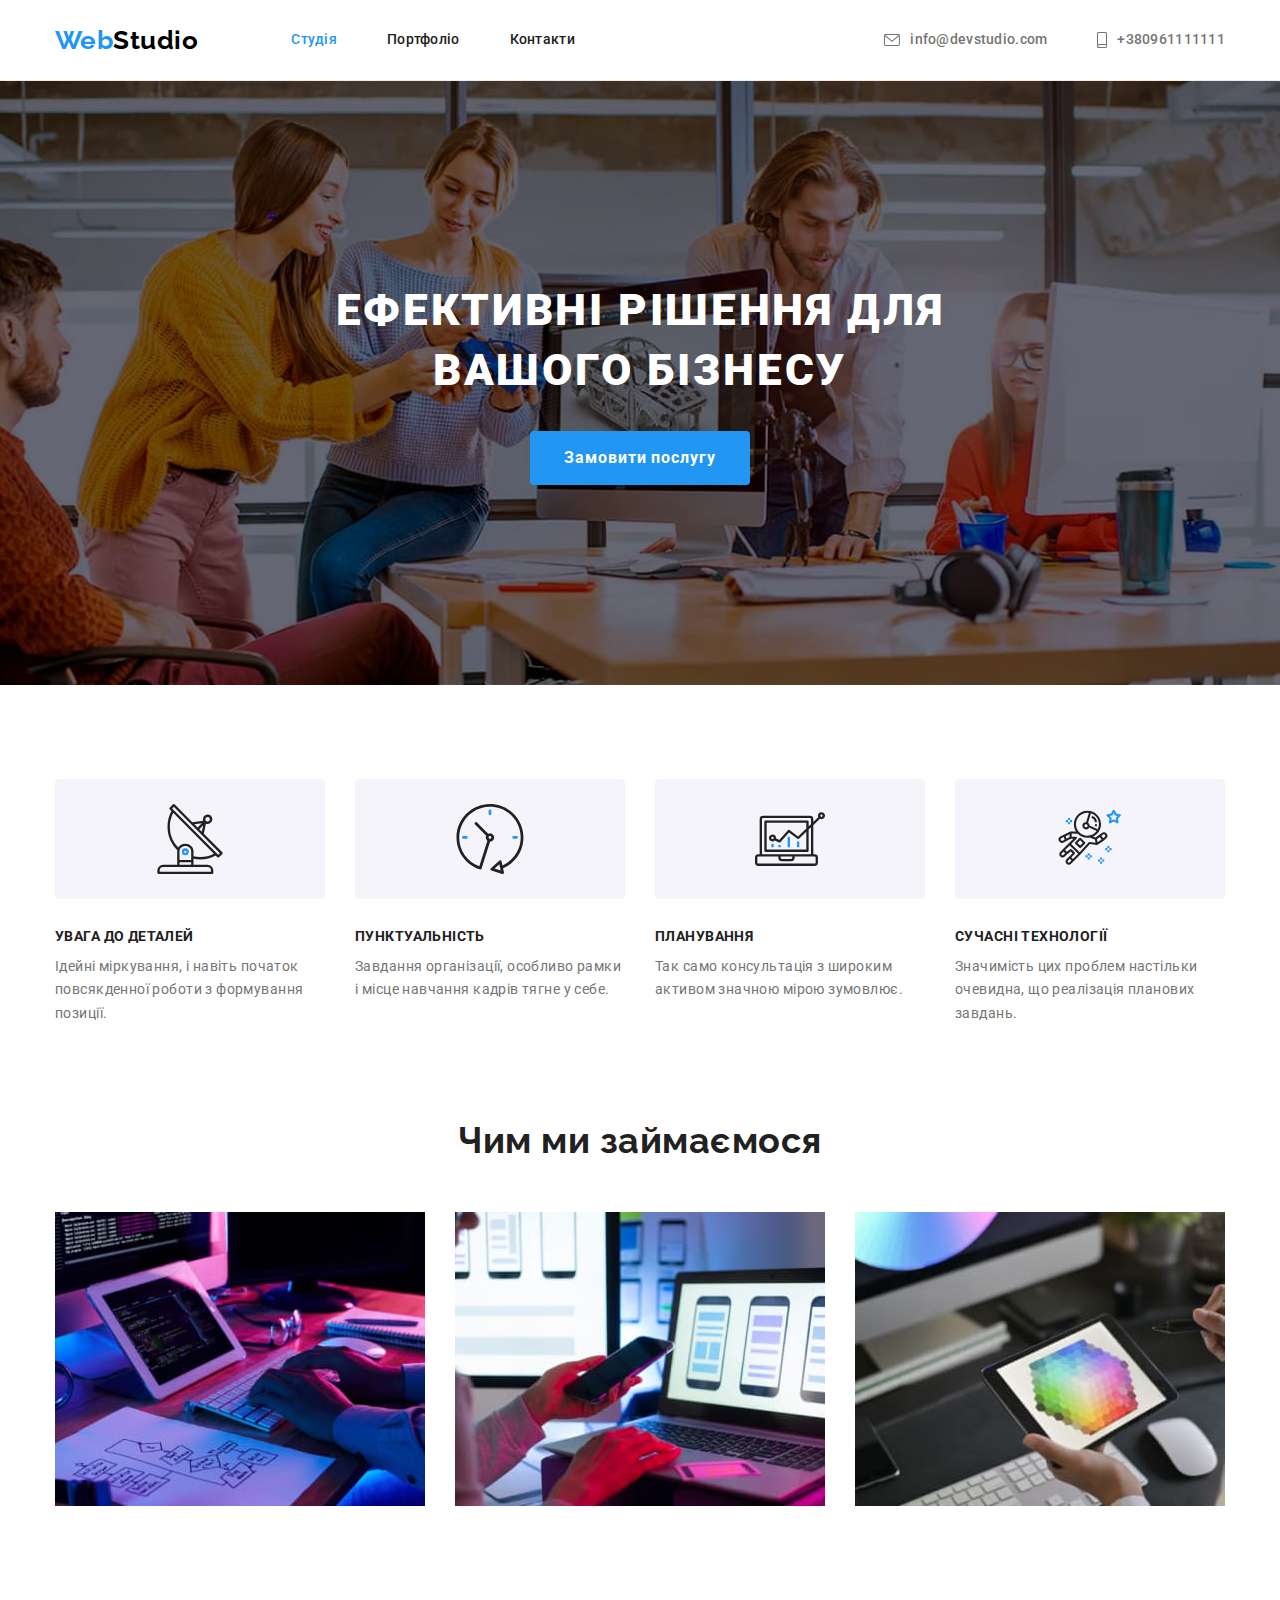
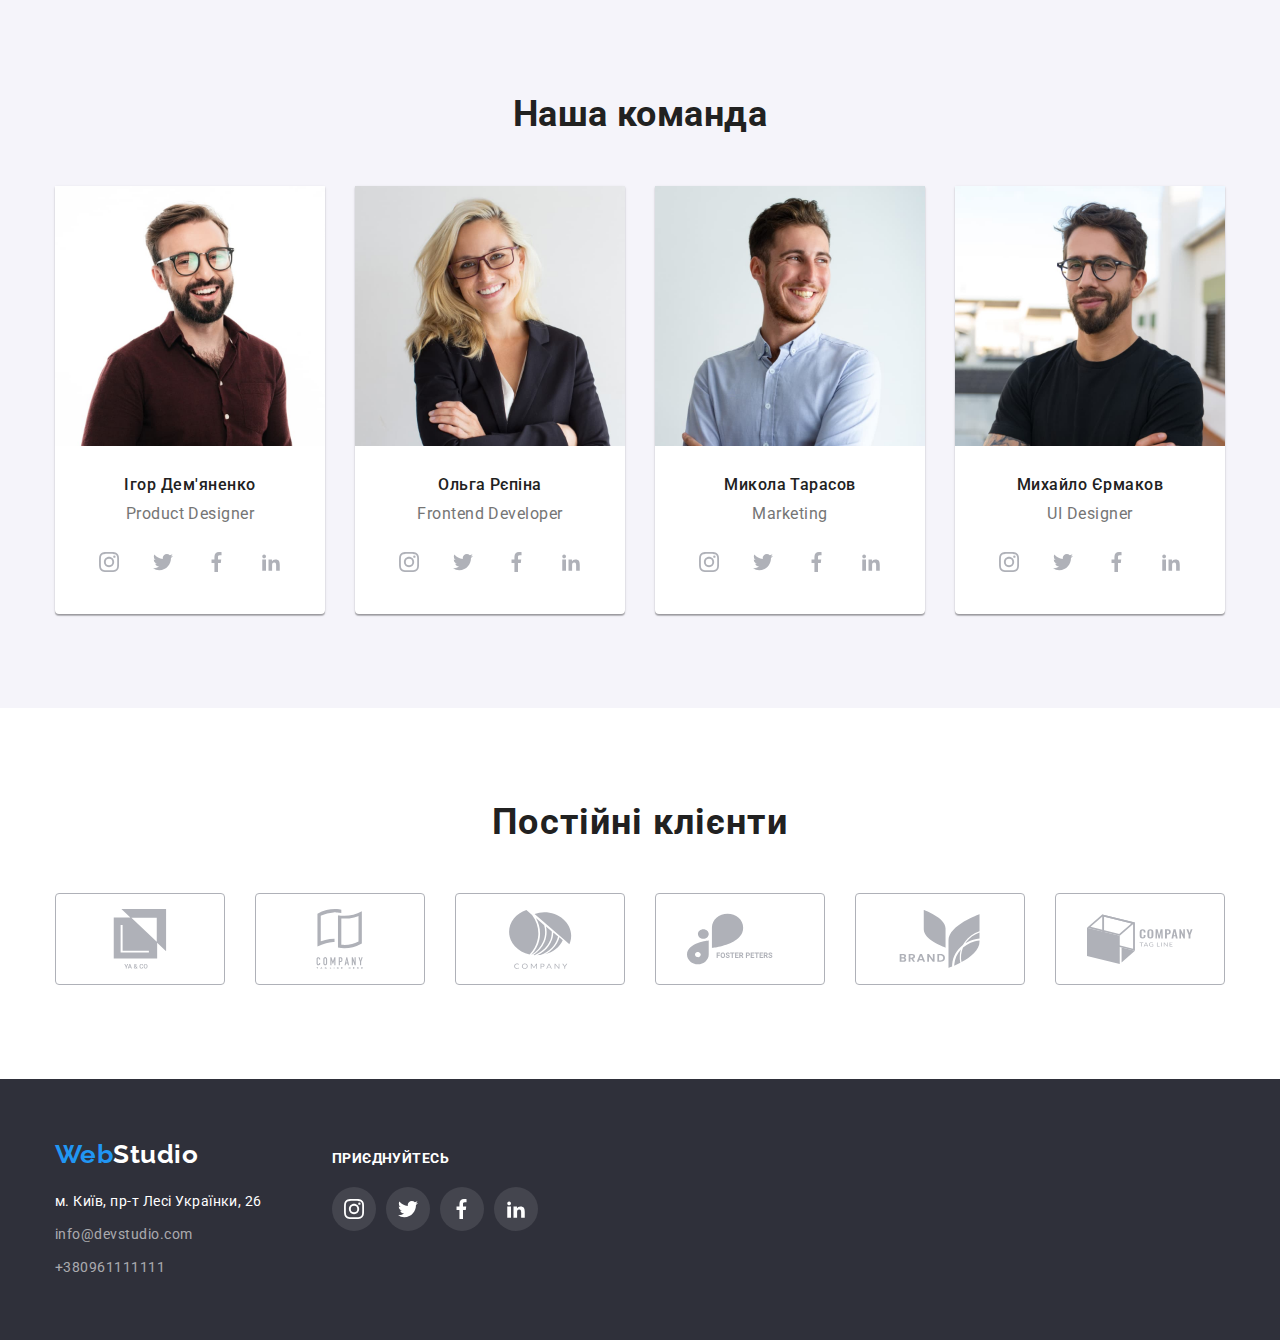
<file: index.html>
<!DOCTYPE html>
<html lang="uk">

<head>
    <meta charset="UTF-8">
    <meta http-equiv="X-UA-Compatible" content="IE=edge">
    <meta name="viewport" content="width=device-width, initial-scale=1.0">
    <title>WebStudio</title>
    <link rel="preconnect" href="https://fonts.googleapis.com">
    <link rel="preconnect" href="https://fonts.gstatic.com" crossorigin>
    <link 
    href="https://fonts.googleapis.com/css2?family=Montserrat:wght@100;400;700&amp;family=Raleway:wght@700&amp;family=Roboto:wght@400;500;700;900&amp;display=swap"
        rel="stylesheet">
    <link rel="stylesheet" href="https://cdnjs.cloudflare.com/ajax/libs/modern-normalize/1.1.0/modern-normalize.min.css" />
    <link rel="stylesheet" href="./css/styles.css" />
</head>

<body>
    <header class="header">
        <div class="conteiner header-conteiner">
            <a href="./index.html" class="header-logo link">Web<span class="word">Studio</span></a>
            <nav class="header-nav">
                <ul class="header-list list">
                    <li class="header-item">
                        <a href="" class="header-link link"><span class="studia-title">Студія</span></a>
                    </li>
                    <li class="header-item">
                        <a href="./portfolio.html" class="header-link link">Портфоліо</a>
                    </li>
                    <li class="header-item">
                        <a href="" class="header-link link">Контакти</a>
                    </li>
                </ul>
            </nav>
            <ul class="header-contacts list">
                <li><a href="mailto:info@devstudio.com" class="header-mail link"><svg class="mail-logo" width="16"
                            height="12">
                            <use href="./img/symbol-defs.svg#icon-mail"></use>
                        </svg>info@devstudio.com</a></li>
                <li><a href="tel+380961111111" class="header-tell link"><svg class="tell-logo" width="10" height="16">
                            <use href="./img/symbol-defs.svg#icon-smartphone"></use>
                        </svg>+380961111111</a></li>
            </ul>
        </div>
    </header>
    <main class="hero">
        <section class="hero-general">
            <div class="conteiner">
                <h1 class="hero-title">Ефективні рішення для вашого бізнесу</h1>
                <button type="button" class="hero-button">Замовити послугу</button>
            </div>
        </section>
        <section class="information">
            <div class="conteiner ">
                <ul class="benefits list">
                    <li class="benefits-li">
                        <div class="benefits-text"><svg class="team-icon-co" width="70" height="70">
                                <use href="./img/symbol-defs.svg#icon-antenna"></use>
                            </svg></div>
                        <h3 class="pre-title">Увага до деталей</h3>
                        <p class="information-text">Ідейні міркування, і навіть початок повсякденної роботи з формування позиції.</p>
                    </li>
                    <li class="benefits-li">
                        <div class="benefits-text"><svg class="team-icon-co" width="70" height="70">
                                <use href="./img/symbol-defs.svg#icon-clock"></use>
                            </svg></div>

                        <h3 class="pre-title">Пунктуальність</h3>
                        <p class="information-text">Завдання організації, особливо рамки і місце навчання кадрів тягне у себе.</p>
                    </li>
                    <li class="benefits-li">
                        <div class="benefits-text"><svg class="team-icon-co" width="70" height="70">
                                <use href="./img/symbol-defs.svg#icon-diagram"></use>
                            </svg></div>
                        <h3 class="pre-title">Планування</h3>
                        <p class="information-text">Так само консультація з широким активом значною мірою зумовлює.</p>
                    </li>
                    <li class="benefits-li">
                        <div class="benefits-text"><svg class="team-icon-co" width="70" height="70">
                                <use href="./img/symbol-defs.svg#icon-astronaut"></use>
                            </svg></div>
                        <h3 class="pre-title">Сучасні технології</h3>
                        <p class="information-text">Значимість цих проблем настільки очевидна, що реалізація планових завдань.</p>
                    </li>
                </ul>
            </div>
        </section>
        <section class="work">
            <div class="conteiner">
                <h2 class="our-work">Чим ми займаємося</h2>
                <ul class="work-list list">
                    <li class="work-foto"> <img src="./img/img1.jpg" width="370" height="294" alt="клавіатура"></li>
                    <li class="work-foto"> <img src="./img/img2.jpg" width="370" height="294"
                            alt="ноутбук"></li>
                    <li class="work-foto"> <img src="./img/img3.jpg" width="370" height="294" alt="планшет"></li>
                </ul>
            </div>

        </section>
        <section class="team">
            <div class="conteiner">
                <h2 class="team-ourtim">Наша команда</h2>
                <ul class="team-list list">
                    <li class="team-background"><img src="./img/igor.jpg" width="270" height="260" alt="фото продуктового дизайнера"
                            class="team-img">
                        <div class="team-list-information">
                            <h3 class="team-iformation">Ігор Дем'яненко</h3>
                            <p class="team-profesion">Product Designer</p>
                            <ul class="team-icon list">
                                <li class="team-icon-li"><a href="" class="team-icon-link"><svg class="team-icon-co"
                                            width="20" height="20">
                                            <use href="./img/symbol-defs.svg#icon-instagram"></use>
                                        </svg></a></li>
                                <li class="team-icon-li"><a href="" class="team-icon-link"><svg class="team-icon-co"
                                            width="20" height="20">
                                            <use href="./img/symbol-defs.svg#icon-twitter"></use>
                                        </svg></a></li>
                                <li class="team-icon-li"><a href="" class="team-icon-link"><svg class="team-icon-co"
                                            width="20" height="20">
                                            <use href="./img/symbol-defs.svg#icon-facebook"></use>
                                        </svg></a></li>
                                <li class="team-icon-li"><a href="" class="team-icon-link"><svg class="team-icon-co"
                                            width="20" height="20">
                                            <use href="./img/symbol-defs.svg#icon-linkedin"></use>
                                        </svg></a></li>
                            </ul>
                        </div>
                    </li>
                    <li class="team-background"><img src="./img/olga.jpg" width="270" height="260" alt="фото фронтенд рорзробника"
                            class="team-img">
                        <div class="team-list-information">
                            <h3 class="team-iformation">Ольга Рєпіна</h3>
                            <p class="team-profesion">Frontend Developer</p>
                            <ul class="team-icon list">
                                <li class="team-icon-li"><a href="" class="team-icon-link"><svg class="team-icon-co"
                                            width="20" height="20">
                                            <use href="./img/symbol-defs.svg#icon-instagram"></use>
                                        </svg></a></li>
                                <li class="team-icon-li"><a href="" class="team-icon-link"><svg class="team-icon-co"
                                            width="20" height="20">
                                            <use href="./img/symbol-defs.svg#icon-twitter"></use>
                                        </svg></a></li>
                                <li class="team-icon-li"><a href="" class="team-icon-link"><svg class="team-icon-co"
                                            width="20" height="20">
                                            <use href="./img/symbol-defs.svg#icon-facebook"></use>
                                        </svg></a></li>
                                <li class="team-icon-li"><a href="" class="team-icon-link"><svg class="team-icon-co"
                                            width="20" height="20">
                                            <use href="./img/symbol-defs.svg#icon-linkedin"></use>
                                        </svg></a></li>
                            </ul>
                        </div>
                    </li>
                    <li class="team-background"><img src="./img/nikolay.jpg" width="270" height="260" alt="фото маркетолога"
                            class="team-img">
                        <div class="team-list-information">
                            <h3 class="team-iformation">Микола Тарасов</h3>
                            <p class="team-profesion">Marketing</p>
                            <ul class="team-icon list">
                                <li class="team-icon-li"><a href="" class="team-icon-link"><svg class="team-icon-co"
                                            width="20" height="20">
                                            <use href="./img/symbol-defs.svg#icon-instagram"></use>
                                        </svg></a></li>
                                <li class="team-icon-li"><a href="" class="team-icon-link"><svg class="team-icon-co"
                                            width="20" height="20">
                                            <use href="./img/symbol-defs.svg#icon-twitter"></use>
                                        </svg></a></li>
                                <li class="team-icon-li"><a href="" class="team-icon-link"><svg class="team-icon-co"
                                            width="20" height="20">
                                            <use href="./img/symbol-defs.svg#icon-facebook"></use>
                                        </svg></a></li>
                                <li class="team-icon-li"><a href="" class="team-icon-link"><svg class="team-icon-co"
                                            width="20" height="20">
                                            <use href="./img/symbol-defs.svg#icon-linkedin"></use>
                                        </svg></a></li>
                            </ul>
                        </div>
                    </li>
                    <li class="team-background"><img src="./img/myhaylo.jpg" width="270" height="260" alt="фото дизайнера інтерфейса"
                            class="team-img">
                        <div class="team-list-information">
                            <h3 class="team-iformation">Михайло Єрмаков</h3>
                            <p class="team-profesion">UI Designer</p>
                            <ul class="team-icon list">
                                <li class="team-icon-li"><a href="" class="team-icon-link"><svg class="team-icon-co"
                                            width="20" height="20">
                                            <use href="./img/symbol-defs.svg#icon-instagram"></use>
                                        </svg></a></li>
                                <li class="team-icon-li"><a href="" class="team-icon-link"><svg class="team-icon-co"
                                            width="20" height="20">
                                            <use href="./img/symbol-defs.svg#icon-twitter"></use>
                                        </svg></a></li>
                                <li class="team-icon-li"><a href="" class="team-icon-link"><svg class="team-icon-co"
                                            width="20" height="20">
                                            <use href="./img/symbol-defs.svg#icon-facebook"></use>
                                        </svg></a></li>
                                <li class="team-icon-li"><a href="" class="team-icon-link"><svg class="team-icon-co"
                                            width="20" height="20">
                                            <use href="./img/symbol-defs.svg#icon-linkedin"></use>
                                        </svg></a></li>
                            </ul>
                        </div>
                    </li>
                </ul>
            </div>
        </section>
        <section class="clientage-section">
            <div class="conteiner">
                <h2 class="clientage-header"> Постійні клієнти</h2>
                <ul class="clientage list">
                    <li class="clientage-li"><a href="" class="clientage-li-link"><svg class="clientage-icon"
                                width="106" height="60">
                                <use href="./img/symbol-defs.svg#icon-group"></use>
                            </svg></a></li>
                    <li class="clientage-li"><a href="" class="clientage-li-link"><svg class="clientage-icon"
                                width="106" height="60">
                                <use href="./img/symbol-defs.svg#icon-group2"></use>
                            </svg></a></li>
                    <li class="clientage-li"><a href="" class="clientage-li-link"><svg class="clientage-icon"
                                width="106" height="60">
                                <use href="./img/symbol-defs.svg#icon-group3"></use>
                            </svg></a></li>
                    <li class="clientage-li"><a href="" class="clientage-li-link"><svg class="clientage-icon"
                                width="106" height="60">
                                <use href="./img/symbol-defs.svg#icon-group4"></use>
                            </svg></a></li>
                    <li class="clientage-li"><a href="" class="clientage-li-link"><svg class="clientage-icon"
                                width="106" height="60">
                                <use href="./img/symbol-defs.svg#icon-group5"></use>
                            </svg></a></li>
                    <li class="clientage-li"><a href="" class="clientage-li-link"><svg class="clientage-icon"
                                width="106" height="60">
                                <use href="./img/symbol-defs.svg#icon-group6"></use>
                            </svg></a></li>
                </ul>
            </div>
        </section>
    </main>
    <footer class="footer">
        <div class="conteiner">
            <div>
                <a href="WebStudio" class="footer-logo link">Web<span class="footer-word">Studio</span></a>
                <address class="address link">
                    <ul class="footer-list list">
                        <li class="adress-li"> <a
                                href="https://www.google.com/maps/place/%D0%B1%D1%83%D0%BB.+%D0%9B%D0%B5%D1%81%D0%B8+%D0%A3%D0%BA%D1%80%D0%B0%D0%B8%D0%BD%D0%BA%D0%B8,+26,+%D0%9A%D0%B8%D0%B5%D0%B2,+02000/@50.4265807,30.5383858,17z/data=!3m1!4b1!4m5!3m4!1s0x40d4cf0e033ecbe9:0x57a4dffefec77da0!8m2!3d50.4265807!4d30.5383858?hl=ru"
                                class="footer-address link">
                                м. Київ, пр-т Лесі Українки, 26
                            </a>
                        </li>
                        <li class="footer-li"><a href="mailto:info@devstudio.com"
                                class="footer-mail link">info@devstudio.com</a></li>
                        <li><a href="tel+380961111111" class="footer-tell link ">+380961111111</a></li>
                    </ul>
                </address>
            </div>
            <div class="footer-icon list">
                <h3 class="footer-h list">приєднуйтесь</h3>
                <ul class="footer-icon-ul list">
                    <li class="team-icon-li"><a href="" class="footer-icon-link"><svg class="footer-icon-co" width="20"
                                height="20">
                                <use href="./img/symbol-defs.svg#icon-instagram"></use>
                            </svg></a></li>
                    <li class="team-icon-li"><a href="" class="footer-icon-link"><svg class="footer-icon-co" width="20"
                                height="20">
                                <use href="./img/symbol-defs.svg#icon-twitter"></use>
                            </svg></a></li>
                    <li class="team-icon-li"><a href="" class="footer-icon-link"><svg class="footer-icon-co" width="20"
                                height="20">
                                <use href="./img/symbol-defs.svg#icon-facebook"></use>
                            </svg></a></li>
                    <li class="team-icon-li"><a href="" class="footer-icon-link"><svg class="footer-icon-co" width="20"
                                height="20">
                                <use href="./img/symbol-defs.svg#icon-linkedin"></use>
                            </svg></a></li>
                </ul>
            </div>
        </div>
    </footer>
</body>

</html>
</file>
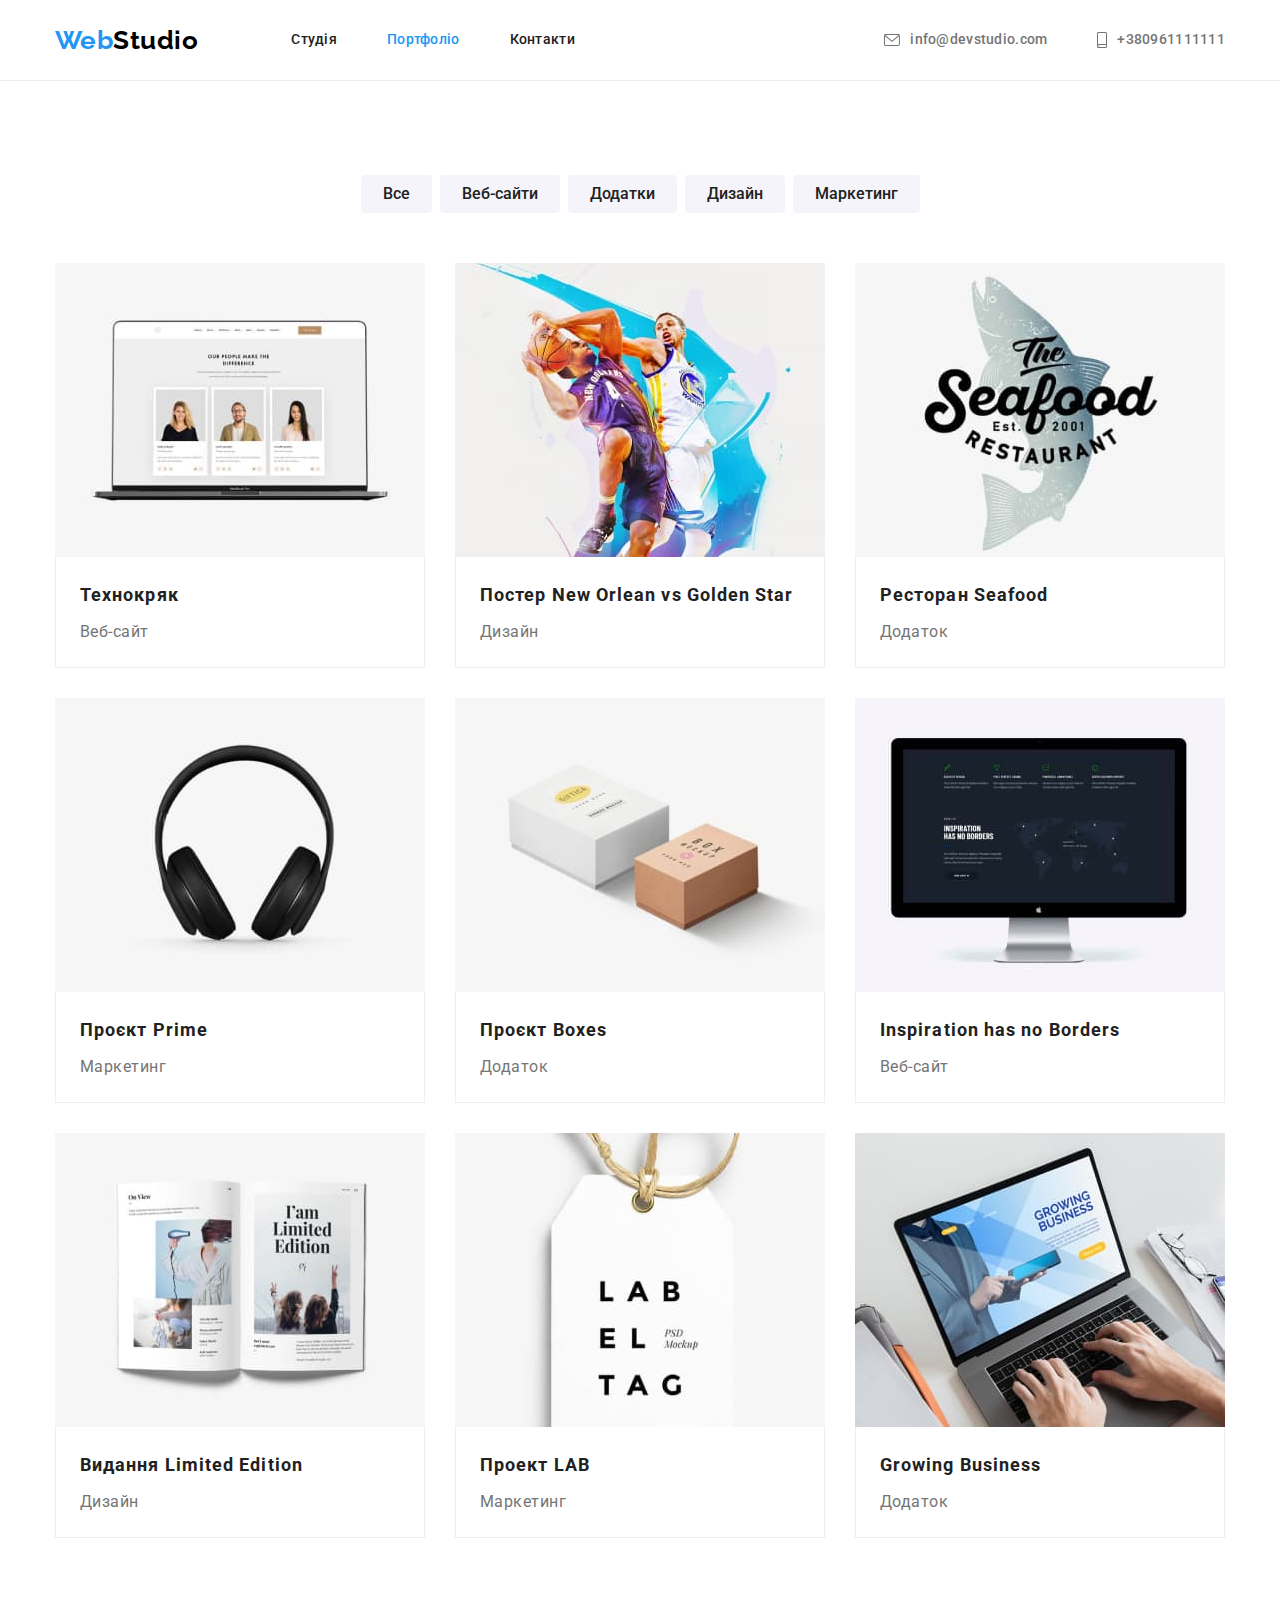
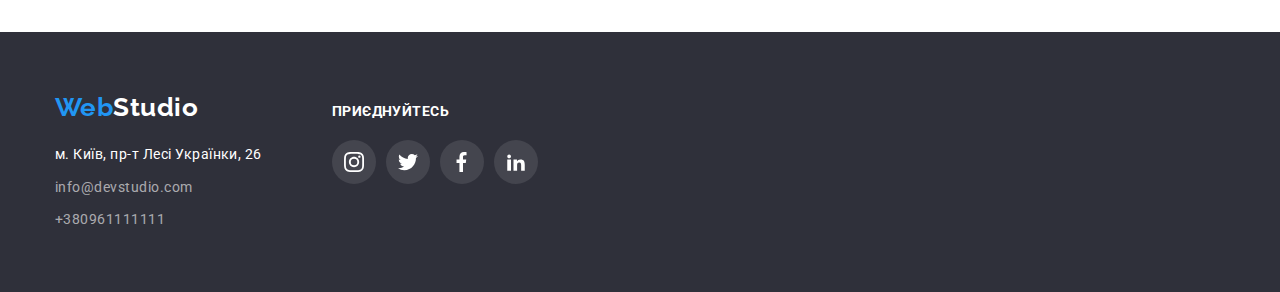
<file: portfolio.html>
<!DOCTYPE html>
<html lang="uk">
<head>
    <meta charset="UTF-8">
    <meta http-equiv="X-UA-Compatible" content="IE=edge">
    <meta name="viewport" content="width=device-width, initial-scale=1.0">
    <title>WebStudio</title>
    <link rel="preconnect" href="https://fonts.googleapis.com">
    <link rel="preconnect" href="https://fonts.gstatic.com" crossorigin>
    <link href="https://fonts.googleapis.com/css2?family=Raleway:wght@700&family=Roboto:wght@400;500;700;900&display=swap"
        rel="stylesheet">
    <link rel="stylesheet" href="https://cdnjs.cloudflare.com/ajax/libs/modern-normalize/1.1.0/modern-normalize.min.css"/>
    <link rel="stylesheet" href="./css/styles.css" />
</head>
<body>
    <header class="header">
        <div class="conteiner header-conteiner">
            <a href="./index.html" class="header-logo link">Web<span class="word">Studio</span></a>
            <nav class="header-nav">
                <ul class="header-list list">
                    <li class="header-item">
                        <a href="./index.html" class="header-link link">Студія</a>
                    </li>
                    <li class="header-item">
                        <a href="./portfolio.html" class="header-link link"><span class="parfolio-title">Портфоліо</span></a>
                    </li>
                    <li class="header-item">
                        <a href="" class="header-link link">Контакти</a>
                    </li>
                </ul>
            </nav>
            <ul class="header-contacts list">
                <li><a href="mailto:info@devstudio.com" class="header-mail link"><svg class="mail-logo" width="16"  height="12">
                            <use href="./img/symbol-defs.svg#icon-mail"></use>
                        </svg>info@devstudio.com</a></li>
                <li><a href="tel+380961111111" class="header-tell link"><svg class="tell-logo" width="10"  height="16">
                            <use href="./img/symbol-defs.svg#icon-smartphone"></use>
                        </svg>+380961111111</a></li>
            </ul>
        </div>
    </header>

    <main class="main">
        <section class="section-partfolio">
            <div class="conteiner">
                <ul class="main-ul list">
                    <li><button type="button" class="main-button">Все</button></li>
                    <li><button type="button" class="main-button">Веб-сайти</button></li>
                    <li><button type="button" class="main-button">Додатки</button></li>
                    <li><button type="button" class="main-button">Дизайн</button></li>
                    <li><button type="button" class="main-button">Маркетинг</button></li>
                </ul>
                <ul class="servis-list list">
                    <li class="posters-li">
                        <a href="" class="servis-posters link"><img src="./img/website.jpg" width="370" height="294"
                                alt="фото ноутбука">
                            <div class="poster-information">
                                <h2 class="poster">
                                    Технокряк
                                </h2>
                                <p class="servis-view">
                                    Веб-сайт
                                </p>
                            </div>
                        </a>
                    </li>
                    <li class="posters-li">
                        <a href="" class="servis-posters link"><img src="./img/design.jpg" width="370" height="294"
                                alt="фото баскетболістів">
                            <div class="poster-information">
                                <h2 class="poster">
                                    Постер New Orlean vs Golden Star
                                </h2>
                                <p class="servis-view">
                                    Дизайн
                                </p>
                            </div>
                        </a>
                    </li>
                    <li class="posters-li">
                        <a href="" class="servis-posters link"><img src="./img/addition.jpg" width="370" height="294"
                                alt="лого ресторана морської кухні">
                            <div class="poster-information">
                                <h2 class="poster">
                                    Ресторан Seafood
                                </h2>
                                <p class="servis-view">
                                    Додаток
                                </p>
                            </div>
                        </a>
                    </li>
                    <li class="posters-li">
                        <a href="" class="servis-posters link"><img src="./img/marketing.jpg" width="370" height="294"
                                alt="фото навушників">
                            <div class="poster-information">
                                <h2 class="poster">
                                    Проєкт Prime
                                </h2>
                                <p class="servis-view">
                                    Маркетинг
                                </p>
                            </div>
                        </a>
                    </li>
                    <li class="posters-li">
                        <a href="" class="servis-posters link"><img src="./img/website2.jpg" width="370" height="294"
                                alt="зображення з двома коробками">
                            <div class="poster-information">
                                <h2 class="poster">
                                    Проєкт Boxes
                                </h2>
                                <p class="servis-view">
                                    Додаток
                                </p>
                            </div>
                        </a>
                    </li>
                    <li class="posters-li">
                        <a href="" class="servis-posters link"><img src="./img/addition2.jpg" width="370" height="294"
                                alt="фото монітора">
                            <div class="poster-information">
                                <h2 class="poster">
                                    Inspiration has no Borders
                                </h2>
                                <p class="servis-view">
                                    Веб-сайт
                                </p>
                            </div>
                        </a>
                    </li>
                    <li class="posters-li">
                        <a href="" class="servis-posters link"><img src="./img/design2.jpg" width="370" height="294"
                                alt="зображення з журналом">
                            <div class="poster-information">
                                <h2 class="poster">
                                    Видання Limited Edition
                                </h2>
                                <p class="servis-view">
                                    Дизайн
                                </p>
                            </div>
                        </a>
                    </li>
                    <li class="posters-li">
                        <a href="" class="servis-posters link"><img src="./img/marketing2.jpg" width="370" height="294"
                                alt="зображення з етикеткою">
                            <div class="poster-information">
                                <h2 class="poster">
                                    Проект LAB
                                </h2>
                                <p class="servis-view">
                                    Маркетинг
                                </p>
                            </div>
                        </a>
                    </li>
                    <li class="posters-li">
                        <a href="" class="servis-posters link"><img src="./img/addition3.jpg" width="370" height="294"
                                alt="людина працює за ноотбуком">
                            <div class="poster-information">
                                <h2 class="poster">
                                    Growing Business
                                </h2>
                                <p class="servis-view">
                                    Додаток
                                </p>
                            </div>
                        </a>
                    </li>
                </ul>
            </div>
        </section>
    </main>
    <footer class="footer">
        <div class="conteiner">
            <div>
                <a href="WebStudio" class="footer-logo link">Web<span class="footer-word">Studio</span></a>
                <address class="address link">
                    <ul class="footer-list list">
                        <li class="adress-li"> <a
                                href="https://www.google.com/maps/place/%D0%B1%D1%83%D0%BB.+%D0%9B%D0%B5%D1%81%D0%B8+%D0%A3%D0%BA%D1%80%D0%B0%D0%B8%D0%BD%D0%BA%D0%B8,+26,+%D0%9A%D0%B8%D0%B5%D0%B2,+02000/@50.4265807,30.5383858,17z/data=!3m1!4b1!4m5!3m4!1s0x40d4cf0e033ecbe9:0x57a4dffefec77da0!8m2!3d50.4265807!4d30.5383858?hl=ru"
                                class="footer-address link">
                                м. Київ, пр-т Лесі Українки, 26
                            </a>
                        </li>
                        <li class="footer-li"><a href="mailto:info@devstudio.com"
                                class="footer-mail link">info@devstudio.com</a></li>
                        <li><a href="tel+380961111111" class="footer-tell link ">+380961111111</a></li>
                    </ul>
                </address>
            </div>
            <div class="footer-icon list">
                <h3 class="footer-h list">приєднуйтесь</h3>
                <ul class="footer-icon-ul list">
                    <li class="team-icon-li"><a href="" class="footer-icon-link"><svg class="footer-icon-co" width="20"
                                height="20">
                                <use href="./img/symbol-defs.svg#icon-instagram"></use>
                            </svg></a></li>
                    <li class="team-icon-li"><a href="" class="footer-icon-link"><svg class="footer-icon-co" width="20"
                                height="20">
                                <use href="./img/symbol-defs.svg#icon-twitter"></use>
                            </svg></a></li>
                    <li class="team-icon-li"><a href="" class="footer-icon-link"><svg class="footer-icon-co" width="20"
                                height="20">
                                <use href="./img/symbol-defs.svg#icon-facebook"></use>
                            </svg></a></li>
                    <li class="team-icon-li"><a href="" class="footer-icon-link"><svg class="footer-icon-co" width="20"
                                height="20">
                                <use href="./img/symbol-defs.svg#icon-linkedin"></use>
                            </svg></a></li>
                </ul>
            </div>
        </div>
    </footer>
</body>
</html>
</file>
<file: css/styles.css>
html {
    box-sizing: border-box;
}

*,
*::before,
*::after {
    box-sizing: inherit;
}

:root {
    --interactive-elements-color: #2196F3;
    --main-title-color: #212121;
    --second-title-color: #757575;
    --third-title-color: #FFFFFF
}

body {
    font-family: 'Roboto', 'sans-serif';
    color: var(--main-title-color);
    letter-spacing: 0.03em;
    background-color: var(--third-title-color);
}

.list {
    list-style: none;
}

p,
h1,
h2,
h3,
h4,
h5,
h6 {
    margin: 0;
    padding: 0;
}

ul {
    margin: 0;
    padding: 0;
}

/*---------------------------------------HEADER-------------------*/


.header {
    border-bottom: 1px solid #ECECEC;
}

.conteiner {
    width: 1200px;
    padding: 0 15px;
    margin: 0 auto;
}

.header-conteiner {
    display: flex;
    align-items: center;

}

.header-list {
    display: flex;
    column-gap: 50px;
}

.header-item {
    padding: 32px 0;
    display: block;
    font-weight: 500;
    font-size: 14px;
    line-height: 1.14;
    letter-spacing: 0.02em;
}

.header-logo {
    margin-right: 93px;
}

.conteiner-header-div {
    border-bottom: 1px;
    padding: 0px 15px;
    width: 1200px;
    margin: 0 auto;
    padding-top: 24px;
    padding-bottom: 25px;
}

.header-logo,
.work,
.footer-logo {
    font-family: 'Raleway', 'cursive';
    font-weight: 700;
    font-size: 26px;
    line-height: 1.19;
    color: var(--interactive-elements-color);
}

.work {
    padding: 0px 0px 94px;

}


.conteiner-work {
    display: block;
    align-items: center;
    width: 1200px;
    padding: 0 15px;
    margin: 0 auto;
}

.studia-title,
.portfolio-title {
    font-family: 'Roboto';
    font-weight: 500;
    font-size: 14px;
    line-height: 1.14;
    letter-spacing: 0.02em;
    color: var(--interactive-elements-color);
}

.parfolio-title {
    color: var(--interactive-elements-color);
}

.word {
    color: #000000;
}

.word:hover,
.word:focus {
    color: var(--interactive-elements-color);
}

.header-link {

    font-weight: 500;
    font-size: 14px;
    line-height: 1.14;
    letter-spacing: 0.02em;
    color: var(--main-title-color);
}

.header-link:hover,
.header-link:focus {
    color: var(--interactive-elements-color);
}

.header-link {
    width: 45px;
    height: 16px;
    left: 453px;
    top: 32px;
}

.portfolio-title {
    width: 72px;
    height: 16px;
    left: 548px;
    top: 32px;
}

.link {
    text-decoration: none;
}

.header-contacts {
    display: flex;
    column-gap: 50px;
    justify-content: center;
    margin-left: auto;
}


.header-mail,
.header-tell {
    display: flex;
    align-items: center;
    padding-top: 32px;
    padding-bottom: 32px;
    font-weight: 500;
    font-size: 14px;
    line-height: 1.14;
    letter-spacing: 0.02em;
    color: var(--second-title-color);
}


.mail-logo {
    margin-right: 10px;
    text-align: center;
    fill: #757575;
}

.header-mail:hover,
.header-mail:focus {
    color: var(--interactive-elements-color);
}


.header-mail:hover .mail-logo,
.header-mail:focus .mail-logo {
    fill: var(--interactive-elements-color);
}

.tell-logo {
    margin-right: 10px;
    text-align: center;
    fill: #757575;
}

.header-tell:hover,
.header-tell:focus {
    color: var(--interactive-elements-color);
}

.header-tell:hover .tell-logo,
.header-tell:focus .tell-logo {
    fill: var(--interactive-elements-color);
}

.hero-title {
    font-weight: 900;
    font-size: 44px;
    line-height: 1.36;
    text-align: center;
    letter-spacing: 0.06em;
    text-transform: uppercase;
    color: var(--third-title-color);
    max-width: 696px;
    margin: 0 auto 30px;
}

/*-------------------------MAIN----------------------*/
.main-button {
    font-family: inherit;
    font-weight: 500;
    font-size: 16px;
    line-height: 1.62;
    text-align: center;
    color: var(--main-title-color);
    background-color: #F5F4FA;
}

.main-button:hover,
.main-button:focus {
    color: var(--third-title-color);
    background-color: var(--interactive-elements-color);
    box-shadow: 0px 3px 1px rgba(0, 0, 0, 0.1),
        0px 1px 2px rgba(0, 0, 0, 0.08),
        0px 2px 2px rgba(0, 0, 0, 0.12);
    border-radius: 4px;
}

.main-button {
    cursor: pointer;
    border: transparent;
    padding: 6px 22px;
    border-radius: 4px;
}

.servis-list {
    display: flex;
    flex-wrap: wrap;
    gap: 30px;
}

.section-partfolio {
    padding: 94px 0;
}

.conteiner-partfolio {
    display: block;
    width: 1200px;
    padding: 0 15px;
    margin: auto;
}

.main-ul {
    display: flex;
    margin-bottom: 50px;
    justify-content: center;
    column-gap: 8px;
}

.hero-general {
    font-weight: 900;
    font-size: 44px;
    line-height: 1.36;
    letter-spacing: 0.06em;
    text-align: center;
    text-transform: uppercase;
    background-position: center;
    background-repeat: no-repeat;
    background-size: cover;
    background-image: linear-gradient(rgba(0, 0, 0, 0.25),
            rgba(0, 0, 0, 0.25)),
        url(../img/hero-bgphoto.jpg);
    max-width: 1600px;
    margin: 0 auto;
    padding: 200px 0px;
}

.hero-button {
    border-color: transparent;
    border-radius: 4px;
    display: block;
    margin-left: auto;
    margin-right: auto;
    padding: 10px 32px;
    font-family: inherit;
    font-weight: 700;
    font-size: 16px;
    line-height: 1.87;
    align-items: center;
    text-align: center;
    letter-spacing: 0.06em;
    color: var(--third-title-color);
    background-color: var(--interactive-elements-color);
}

.hero-button {
    cursor: pointer;

}

.hero-button:focus,
.hero-button:hover {
    color: var(--third-title-color);
    background-color: #188CE8;
}

.pre-title {
    margin-bottom: 10px;
    font-weight: 700;
    font-size: 14px;
    line-height: 1.14;
    text-transform: uppercase;
    color: var(--main-title-color);
}

.benefits {
    display: flex;
    gap: 30px;
    font-size: 14px;
    line-height: 1.71;
    letter-spacing: 0.03em;
    color: var(--adress-prime-color);
}

.benefits-li {
    width: 270px;

}

.benefits-text {
    display: flex;
    align-items: center;
    justify-content: center;
    width: 270px;
    height: 120px;
    background: #F5F4FA;
    border-radius: 4px;
    margin-bottom: 30px;
}

.information-text {
    font-weight: 400;
    font-size: 14px;
    line-height: 1.71;
    color: var(--second-title-color);
}

.information {
    display: flex;
    padding: 94px 0;

}

.information-list {
    width: 270px;
}

.iformation-prelist {
    display: flex;
    gap: 30px;
    margin: 0px;
    padding: 0px;
}

.our-work,
.team-ourtim {
    margin-bottom: 50px;
    font-weight: 700;
    font-size: 36px;
    line-height: 1.16;
    text-align: center;
    color: var(--main-title-color);
}

img {
    display: block;
}

.work-list {
    display: flex;
    gap: 30px;
}

.work-foto {
    display: block;
    max-width: 100%;
    height: auto;
}

.team {
    background-color: #F5F4FA;
    padding: 94px 0px;
}

.conteiner-general {
    width: 1200px;
    padding: 0 15px;
    margin: auto;
    display: block;
}

.team-list {
    display: flex;
    gap: 30px;

}

.team-background {
    background-color: var(--third-title-color);
    box-shadow: 0px 1px 3px rgba(0, 0, 0, 0.12),
        0px 1px 1px rgba(0, 0, 0, 0.14),
        0px 2px 1px rgba(0, 0, 0, 0.2);
    border-radius: 0px 0px 4px 4px;
}

.team-iformation {
    font-style: normal;
    font-weight: 500;
    font-size: 16px;
    line-height: 1.18;
    color: var(--main-title-color);
}

.team-profesion {
    margin-bottom: 16px;
    margin-top: 10px;
    font-style: normal;
    font-weight: 400;
    font-size: 16px;
    line-height: 1.18;
    color: var(--second-title-color);
}

.team-icon {
    display: flex;
    justify-content: center;
    gap: 10px;

}

.team-icon-link {
    width: 44px;
    height: 44px;
    border-radius: 50%;
    background-color: var(--third-title-color);
    display: flex;
    justify-content: center;
    align-items: center;
}

.team-icon-co {
    fill: #AFB1B8;
}

.team-icon-link:hover,
.team-icon-link:focus {
    background-color: var(--interactive-elements-color);
}

.team-icon-link:hover .team-icon-co,
.team-icon-link:focus .team-icon-co {
    fill: var(--third-title-color);
}

.team-img {
    display: block;
    max-width: 100%;
    height: auto;
    margin-bottom: 0px;
}

.team-list-information {
    padding: 30px 5px;
    text-align: center;
    line-height: 1.8;
}


.poster {
    margin-bottom: 4px;
    font-weight: 700;
    font-size: 18px;
    line-height: 2.00;
    letter-spacing: 0.06em;
    color: #212121;
}

.posters-li {
    font-family: 'Roboto', 'sans-serif';
    width: 370px;
    background-color: #FFFFFF;
    gap: 30px;
}

.servis-posters:hover,
.servis-posters:focus {
    background: #FFFFFF;
    box-shadow: 0px 1px 1px rgba(0, 0, 0, 0.12),
        0px 4px 4px rgba(0, 0, 0, 0.06),
        1px 4px 6px rgba(0, 0, 0, 0.16);

}

.servis-posters{
    display: block;;
}
.poster-information {
    border-left: 1px solid #EEEEEE;
    border-right: 1px solid #EEEEEE;
    border-bottom: 1px solid #EEEEEE;
    padding: 20px 24px;
}



.servis-view {
    font-weight: 400;
    font-size: 16px;
    line-height: 1.87;
    color: var(--second-title-color);
}

.clientage-header {
    margin-bottom: 50px;
    font-style: normal;
    font-weight: 700;
    font-size: 36px;
    line-height: 1.16;
    text-align: center;
    letter-spacing: 0.03em;

}

.clientage {
    margin: 0 auto;
    fill: #AFB1B8;
    display: flex;
    justify-content: center;
    gap: 30px;
}

.clientage-li {
    width: 170px;
    height: 92px;
}

.clientage-li-link {
    border: 1px solid #AFB1B8;
    width: 170px;
    height: 92px;
    border-radius: 4px;
    display: flex;
    justify-content: center;
    align-items: center;

}

.clientage-section {
    padding-bottom: 94px;
    padding-top: 94px;
}

.clientage-icon {
    fill: #AFB1B8;
}

.clientage-li-link:hover,
.clientage-li-link:focus {
    border-color: var(--interactive-elements-color);
    color: var(--interactive-elements-color);
}

.clientage-li-link:hover .clientage-icon,
.clientage-li-link:focus .clientage-icon {
    fill: var(--interactive-elements-color);

}

/*-----------------------------FOOTER-----------------------*/
.footer {
    display: block;
    padding: 60px 0px;
    background-color: #2F303A
}

.conteiner-footer {
    width: 1200px;
    margin: 0 auto;
    padding: 0 15px;
}

.footer-logo {
    display: block;
    margin-bottom: 20px;
}

.footer-word {
    font-weight: 700;
    font-size: 26px;
    line-height: 1.19;
    color: var(--third-title-color);
}

.footer-word {
    font-family: 'Raleway';
    font-style: normal;
    font-weight: 700;
    font-size: 26px;
    line-height: 1.19;
    color: var(--third-title-color);
}

.footer-address {
    font-weight: 400;
    font-size: 14px;
    line-height: 1.71;
    font-style: normal;
    color: var(--third-title-color);
}

.footer-tell,
.footer-mail {
    font-weight: 400;
    font-size: 14px;
    line-height: 1.71;
    font-style: normal;
    color: rgba(255, 255, 255, 0.6);
}

.footer-address:hover,
.footer-address:focus {
    color: var(--interactive-elements-color);
}

.adress-li {
    margin-bottom: 9px;
}

.footer-mail:hover,
.footer-mail:focus {
    color: var(--interactive-elements-color);
}

.footer-li {
    margin-bottom: 9px;
}

.footer-tell:hover,
.footer-tell:focus {
    color: var(--interactive-elements-color);
}

.footer .conteiner {
    display: flex;
    align-items: baseline;

}

.footer-icon {
    margin-left: 70px;
}

.footer-h {
    margin-bottom: 20px;
}

.footer-icon-ul {
    gap: 10px;
    display: flex;
}

.footer-icon-link {
    width: 44px;
    height: 44px;
    display: flex;
    justify-content: center;
    align-items: center;
    background-color: rgba(255, 255, 255, 0.1);
    border-radius: 50%;
}

.footer-icon-co {

    fill: var(--third-title-color);
}

.footer-h {
    font-weight: 700;
    font-size: 14px;
    line-height: 1.14;
    letter-spacing: 0.03em;
    text-transform: uppercase;
    color: #FFFFFF;
}

.footer-icon-link:hover,
.footer-icon-link:focus {
    background-color: var(--interactive-elements-color);
}
</file>
